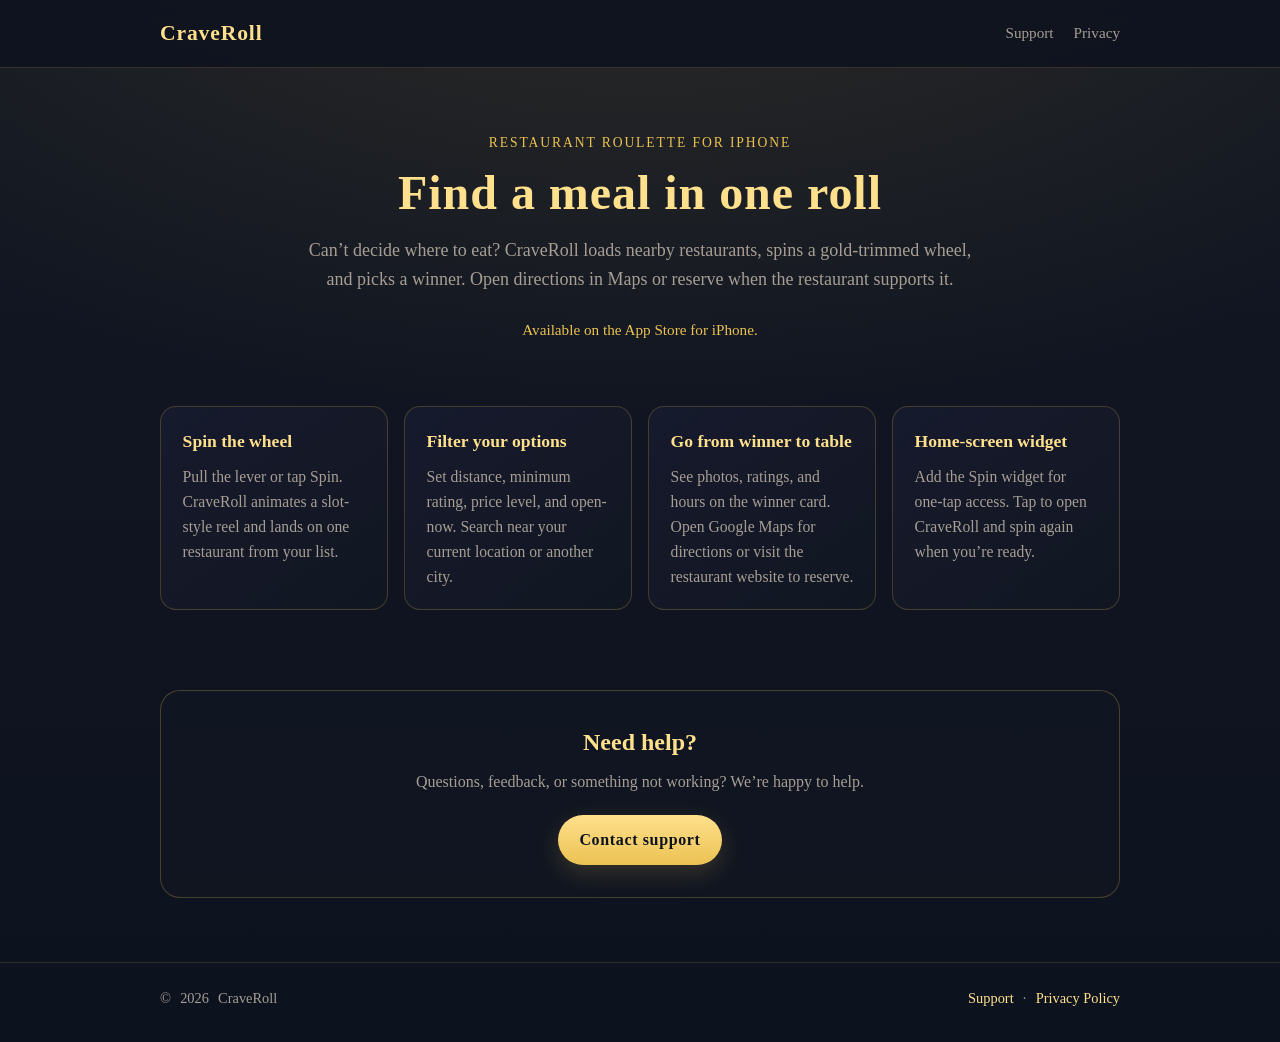
<file: website/index.html>
<!DOCTYPE html>
<html lang="en">
<head>
  <meta charset="utf-8">
  <meta name="viewport" content="width=device-width, initial-scale=1">
  <title>CraveRoll — Find a restaurant in one roll</title>
  <meta name="description" content="CraveRoll is an iPhone app that spins a slot-style wheel to pick a restaurant near you. Filter by distance, rating, and price, then let fate choose dinner.">
  <link rel="stylesheet" href="styles.css">
</head>
<body>
  <header class="site-header">
    <div class="wrap">
      <a class="logo" href="index.html">CraveRoll</a>
      <nav>
        <a href="support/">Support</a>
        <a href="privacy/">Privacy</a>
      </nav>
    </div>
  </header>

  <main>
    <section class="hero">
      <div class="wrap hero-inner">
        <p class="eyebrow">Restaurant roulette for iPhone</p>
        <h1>Find a meal in one roll</h1>
        <p class="lead">
          Can’t decide where to eat? CraveRoll loads nearby restaurants, spins a gold-trimmed wheel,
          and picks a winner. Open directions in Maps or reserve when the restaurant supports it.
        </p>
        <p class="app-store-note">Available on the App Store for iPhone.</p>
      </div>
    </section>

    <section class="features">
      <div class="wrap feature-grid">
        <article class="card">
          <h2>Spin the wheel</h2>
          <p>Pull the lever or tap Spin. CraveRoll animates a slot-style reel and lands on one restaurant from your list.</p>
        </article>
        <article class="card">
          <h2>Filter your options</h2>
          <p>Set distance, minimum rating, price level, and open-now. Search near your current location or another city.</p>
        </article>
        <article class="card">
          <h2>Go from winner to table</h2>
          <p>See photos, ratings, and hours on the winner card. Open Google Maps for directions or visit the restaurant website to reserve.</p>
        </article>
        <article class="card">
          <h2>Home-screen widget</h2>
          <p>Add the Spin widget for one-tap access. Tap to open CraveRoll and spin again when you’re ready.</p>
        </article>
      </div>
    </section>

    <section class="cta">
      <div class="wrap cta-inner">
        <h2>Need help?</h2>
        <p>Questions, feedback, or something not working? We’re happy to help.</p>
        <a class="button" href="support/">Contact support</a>
      </div>
    </section>
  </main>

  <footer class="site-footer">
    <div class="wrap footer-inner">
      <p>&copy; <span id="year"></span> CraveRoll</p>
      <p>
        <a href="support/">Support</a>
        <span aria-hidden="true">·</span>
        <a href="privacy/">Privacy Policy</a>
      </p>
    </div>
  </footer>

  <script>
    document.getElementById("year").textContent = new Date().getFullYear();
  </script>
</body>
</html>
</file>
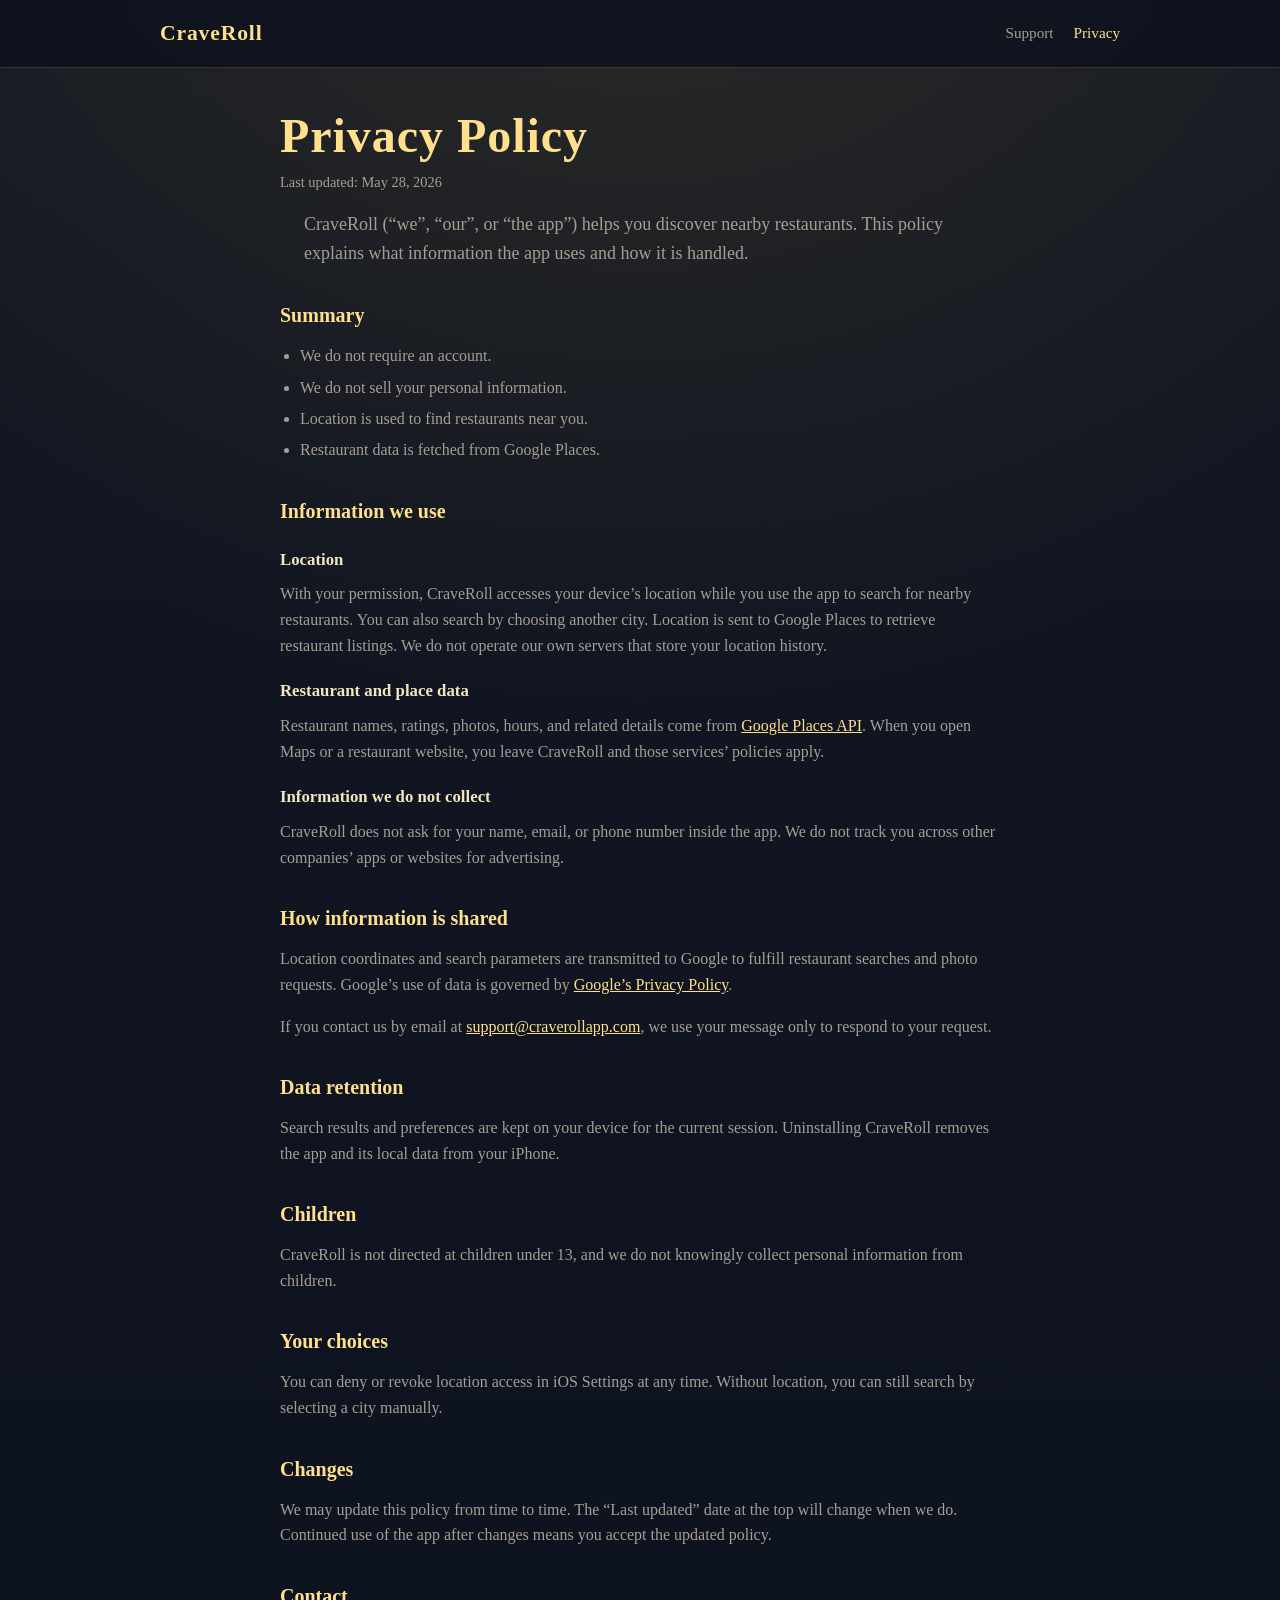
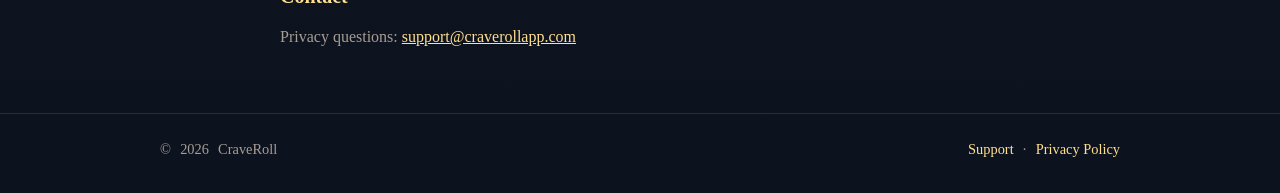
<file: website/privacy/index.html>
<!DOCTYPE html>
<html lang="en">
<head>
  <meta charset="utf-8">
  <meta name="viewport" content="width=device-width, initial-scale=1">
  <title>Privacy Policy — CraveRoll</title>
  <meta name="description" content="CraveRoll privacy policy. How we handle location data, third-party services, and your information.">
  <link rel="stylesheet" href="../styles.css">
</head>
<body>
  <header class="site-header">
    <div class="wrap">
      <a class="logo" href="../">CraveRoll</a>
      <nav>
        <a href="../support/">Support</a>
        <a href="../privacy/" aria-current="page">Privacy</a>
      </nav>
    </div>
  </header>

  <main class="page">
    <div class="wrap narrow">
      <h1>Privacy Policy</h1>
      <p class="meta">Last updated: May 28, 2026</p>
      <p class="lead">
        CraveRoll (“we”, “our”, or “the app”) helps you discover nearby restaurants.
        This policy explains what information the app uses and how it is handled.
      </p>

      <section class="prose">
        <h2>Summary</h2>
        <ul>
          <li>We do not require an account.</li>
          <li>We do not sell your personal information.</li>
          <li>Location is used to find restaurants near you.</li>
          <li>Restaurant data is fetched from Google Places.</li>
        </ul>

        <h2>Information we use</h2>

        <h3>Location</h3>
        <p>
          With your permission, CraveRoll accesses your device’s location while you use the app
          to search for nearby restaurants. You can also search by choosing another city.
          Location is sent to Google Places to retrieve restaurant listings.
          We do not operate our own servers that store your location history.
        </p>

        <h3>Restaurant and place data</h3>
        <p>
          Restaurant names, ratings, photos, hours, and related details come from
          <a href="https://developers.google.com/maps/documentation/places" rel="noopener noreferrer">Google Places API</a>.
          When you open Maps or a restaurant website, you leave CraveRoll and those services’ policies apply.
        </p>

        <h3>Information we do not collect</h3>
        <p>
          CraveRoll does not ask for your name, email, or phone number inside the app.
          We do not track you across other companies’ apps or websites for advertising.
        </p>

        <h2>How information is shared</h2>
        <p>
          Location coordinates and search parameters are transmitted to Google to fulfill restaurant searches
          and photo requests. Google’s use of data is governed by
          <a href="https://policies.google.com/privacy" rel="noopener noreferrer">Google’s Privacy Policy</a>.
        </p>
        <p>
          If you contact us by email at
          <a href="mailto:support@craverollapp.com">support@craverollapp.com</a>,
          we use your message only to respond to your request.
        </p>

        <h2>Data retention</h2>
        <p>
          Search results and preferences are kept on your device for the current session.
          Uninstalling CraveRoll removes the app and its local data from your iPhone.
        </p>

        <h2>Children</h2>
        <p>
          CraveRoll is not directed at children under 13, and we do not knowingly collect personal information from children.
        </p>

        <h2>Your choices</h2>
        <p>
          You can deny or revoke location access in iOS Settings at any time.
          Without location, you can still search by selecting a city manually.
        </p>

        <h2>Changes</h2>
        <p>
          We may update this policy from time to time. The “Last updated” date at the top will change when we do.
          Continued use of the app after changes means you accept the updated policy.
        </p>

        <h2>Contact</h2>
        <p>
          Privacy questions:
          <a href="mailto:support@craverollapp.com">support@craverollapp.com</a>
        </p>
      </section>
    </div>
  </main>

  <footer class="site-footer">
    <div class="wrap footer-inner">
      <p>&copy; <span id="year"></span> CraveRoll</p>
      <p>
        <a href="../support/">Support</a>
        <span aria-hidden="true">·</span>
        <a href="../privacy/">Privacy Policy</a>
      </p>
    </div>
  </footer>

  <script>
    document.getElementById("year").textContent = new Date().getFullYear();
  </script>
</body>
</html>
</file>
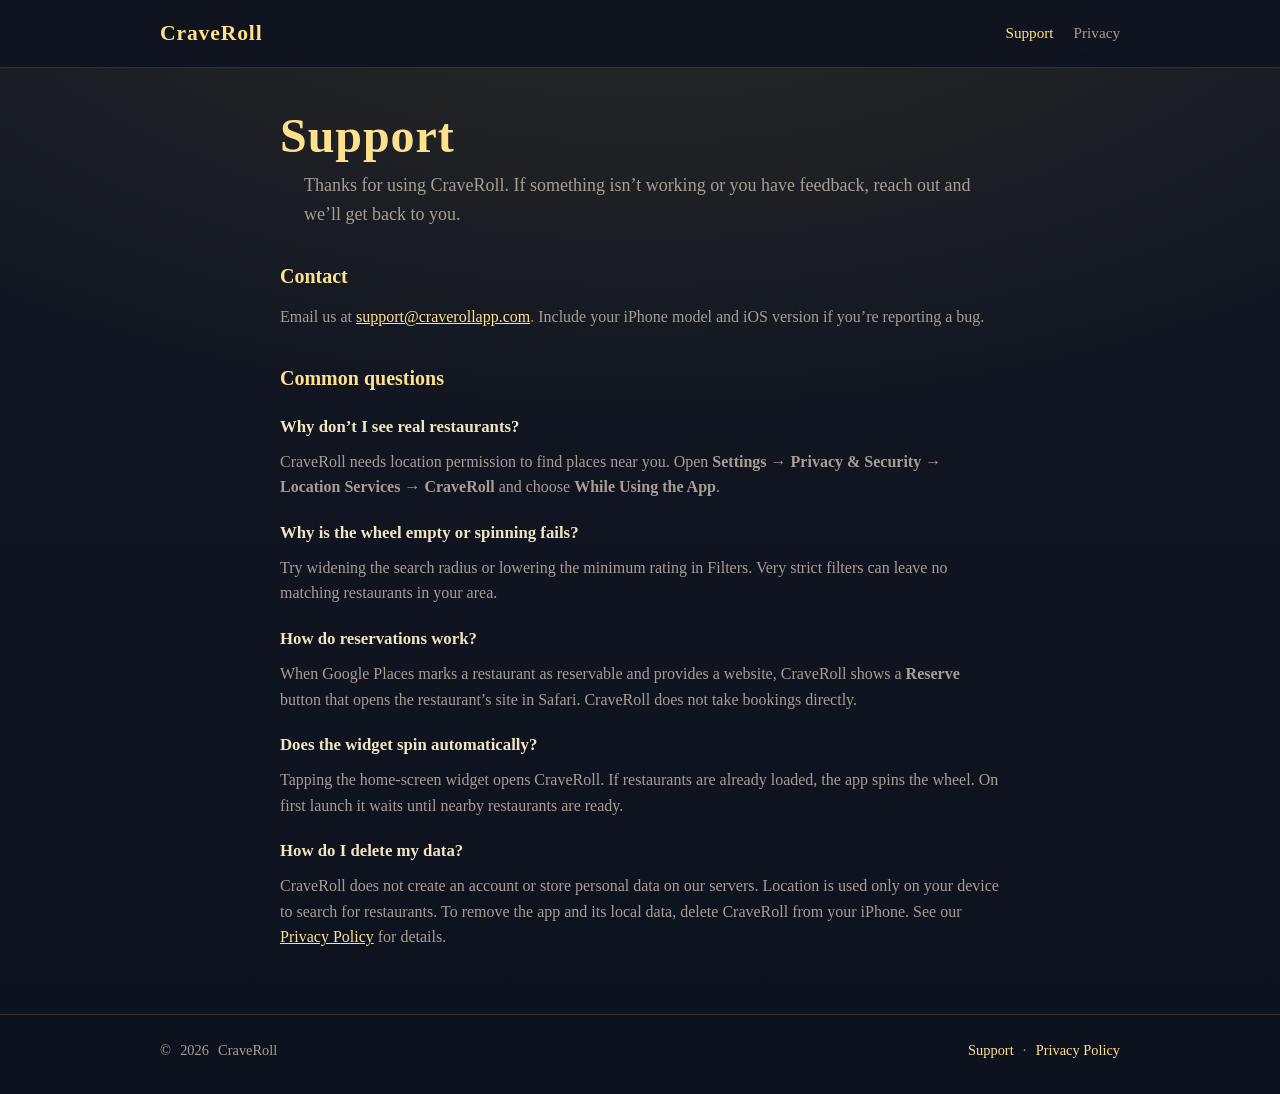
<file: website/support/index.html>
<!DOCTYPE html>
<html lang="en">
<head>
  <meta charset="utf-8">
  <meta name="viewport" content="width=device-width, initial-scale=1">
  <title>Support — CraveRoll</title>
  <meta name="description" content="Get help with CraveRoll. Contact support, troubleshooting tips, and answers to common questions.">
  <link rel="stylesheet" href="../styles.css">
</head>
<body>
  <header class="site-header">
    <div class="wrap">
      <a class="logo" href="../">CraveRoll</a>
      <nav>
        <a href="../support/" aria-current="page">Support</a>
        <a href="../privacy/">Privacy</a>
      </nav>
    </div>
  </header>

  <main class="page">
    <div class="wrap narrow">
      <h1>Support</h1>
      <p class="lead">
        Thanks for using CraveRoll. If something isn’t working or you have feedback, reach out and we’ll get back to you.
      </p>

      <section class="prose">
        <h2>Contact</h2>
        <p>
          Email us at
          <a href="mailto:support@craverollapp.com">support@craverollapp.com</a>.
          Include your iPhone model and iOS version if you’re reporting a bug.
        </p>

        <h2>Common questions</h2>

        <h3>Why don’t I see real restaurants?</h3>
        <p>
          CraveRoll needs location permission to find places near you. Open
          <strong>Settings → Privacy &amp; Security → Location Services → CraveRoll</strong>
          and choose <strong>While Using the App</strong>.
        </p>

        <h3>Why is the wheel empty or spinning fails?</h3>
        <p>
          Try widening the search radius or lowering the minimum rating in Filters.
          Very strict filters can leave no matching restaurants in your area.
        </p>

        <h3>How do reservations work?</h3>
        <p>
          When Google Places marks a restaurant as reservable and provides a website,
          CraveRoll shows a <strong>Reserve</strong> button that opens the restaurant’s site in Safari.
          CraveRoll does not take bookings directly.
        </p>

        <h3>Does the widget spin automatically?</h3>
        <p>
          Tapping the home-screen widget opens CraveRoll. If restaurants are already loaded,
          the app spins the wheel. On first launch it waits until nearby restaurants are ready.
        </p>

        <h3>How do I delete my data?</h3>
        <p>
          CraveRoll does not create an account or store personal data on our servers.
          Location is used only on your device to search for restaurants.
          To remove the app and its local data, delete CraveRoll from your iPhone.
          See our <a href="../privacy/">Privacy Policy</a> for details.
        </p>
      </section>
    </div>
  </main>

  <footer class="site-footer">
    <div class="wrap footer-inner">
      <p>&copy; <span id="year"></span> CraveRoll</p>
      <p>
        <a href="../support/">Support</a>
        <span aria-hidden="true">·</span>
        <a href="../privacy/">Privacy Policy</a>
      </p>
    </div>
  </footer>

  <script>
    document.getElementById("year").textContent = new Date().getFullYear();
  </script>
</body>
</html>
</file>
<file: website/styles.css>
:root {
  --navy: #0d121f;
  --navy-panel: #121722;
  --navy-elevated: #171b2e;
  --gold: #ebc252;
  --gold-light: #ffe08c;
  --gold-dark: #b88c2e;
  --text: #f2e6bf;
  --text-muted: #a69e94;
  --max: 960px;
  --narrow: 720px;
}

*,
*::before,
*::after {
  box-sizing: border-box;
}

html {
  scroll-behavior: smooth;
}

body {
  margin: 0;
  min-height: 100vh;
  font-family: Georgia, "Times New Roman", serif;
  color: var(--text);
  background:
    radial-gradient(ellipse 80% 50% at 50% -10%, rgba(235, 194, 82, 0.12), transparent),
    linear-gradient(180deg, var(--navy-panel) 0%, var(--navy) 100%);
  line-height: 1.6;
}

a {
  color: var(--gold-light);
}

a:hover {
  color: var(--gold);
}

.wrap {
  width: min(100% - 2rem, var(--max));
  margin-inline: auto;
}

.narrow {
  width: min(100%, var(--narrow));
}

.site-header {
  border-bottom: 1px solid rgba(235, 194, 82, 0.18);
  background: rgba(13, 18, 31, 0.85);
  backdrop-filter: blur(8px);
  position: sticky;
  top: 0;
  z-index: 10;
}

.site-header .wrap {
  display: flex;
  align-items: center;
  justify-content: space-between;
  gap: 1rem;
  padding: 1rem 0;
}

.logo {
  font-size: 1.35rem;
  font-weight: 700;
  letter-spacing: 0.04em;
  text-decoration: none;
  color: var(--gold-light);
}

nav {
  display: flex;
  gap: 1.25rem;
  font-size: 0.95rem;
}

nav a {
  text-decoration: none;
  color: var(--text-muted);
}

nav a:hover,
nav a[aria-current="page"] {
  color: var(--gold-light);
}

.hero {
  padding: 4rem 0 3rem;
}

.hero-inner {
  text-align: center;
}

.eyebrow {
  margin: 0 0 0.75rem;
  font-size: 0.85rem;
  letter-spacing: 0.14em;
  text-transform: uppercase;
  color: var(--gold);
}

h1 {
  margin: 0 0 1rem;
  font-size: clamp(2rem, 5vw, 3rem);
  line-height: 1.15;
  color: var(--gold-light);
  letter-spacing: 0.02em;
}

.lead {
  margin: 0 auto 1.5rem;
  max-width: 42rem;
  font-size: 1.125rem;
  color: var(--text-muted);
}

.app-store-note {
  margin: 0;
  font-size: 0.95rem;
  color: var(--gold);
}

.features {
  padding: 1rem 0 3rem;
}

.feature-grid {
  display: grid;
  grid-template-columns: repeat(auto-fit, minmax(220px, 1fr));
  gap: 1rem;
}

.card {
  padding: 1.25rem 1.35rem;
  border: 1px solid rgba(235, 194, 82, 0.22);
  border-radius: 16px;
  background: linear-gradient(145deg, rgba(23, 27, 46, 0.9), rgba(18, 23, 34, 0.95));
}

.card h2 {
  margin: 0 0 0.5rem;
  font-size: 1.1rem;
  color: var(--gold-light);
}

.card p {
  margin: 0;
  font-size: 0.98rem;
  color: var(--text-muted);
}

.cta {
  padding: 2rem 0 4rem;
}

.cta-inner {
  text-align: center;
  padding: 2rem 1.5rem;
  border: 1px solid rgba(235, 194, 82, 0.25);
  border-radius: 20px;
  background: rgba(18, 23, 34, 0.75);
}

.cta h2 {
  margin: 0 0 0.5rem;
  color: var(--gold-light);
}

.cta p {
  margin: 0 0 1.25rem;
  color: var(--text-muted);
}

.button {
  display: inline-block;
  padding: 0.75rem 1.35rem;
  border-radius: 999px;
  text-decoration: none;
  font-weight: 700;
  letter-spacing: 0.04em;
  color: var(--navy);
  background: linear-gradient(180deg, var(--gold-light), var(--gold));
  box-shadow: 0 8px 24px rgba(235, 194, 82, 0.18);
}

.button:hover {
  color: var(--navy);
  filter: brightness(1.05);
}

.page {
  padding: 2.5rem 0 3rem;
}

.page h1 {
  text-align: left;
  margin-bottom: 0.5rem;
}

.meta {
  margin: 0 0 1rem;
  font-size: 0.9rem;
  color: var(--text-muted);
}

.prose h2 {
  margin: 2rem 0 0.75rem;
  font-size: 1.25rem;
  color: var(--gold-light);
}

.prose h3 {
  margin: 1.25rem 0 0.5rem;
  font-size: 1.05rem;
  color: var(--text);
}

.prose p,
.prose ul {
  margin: 0 0 1rem;
  color: var(--text-muted);
}

.prose ul {
  padding-left: 1.25rem;
}

.prose li + li {
  margin-top: 0.35rem;
}

.site-footer {
  border-top: 1px solid rgba(235, 194, 82, 0.15);
  padding: 1.5rem 0 2rem;
}

.footer-inner {
  display: flex;
  flex-wrap: wrap;
  align-items: center;
  justify-content: space-between;
  gap: 0.75rem;
  font-size: 0.9rem;
  color: var(--text-muted);
}

.footer-inner p {
  margin: 0;
}

.footer-inner a {
  text-decoration: none;
}

.footer-inner span {
  margin: 0 0.35rem;
}
</file>
